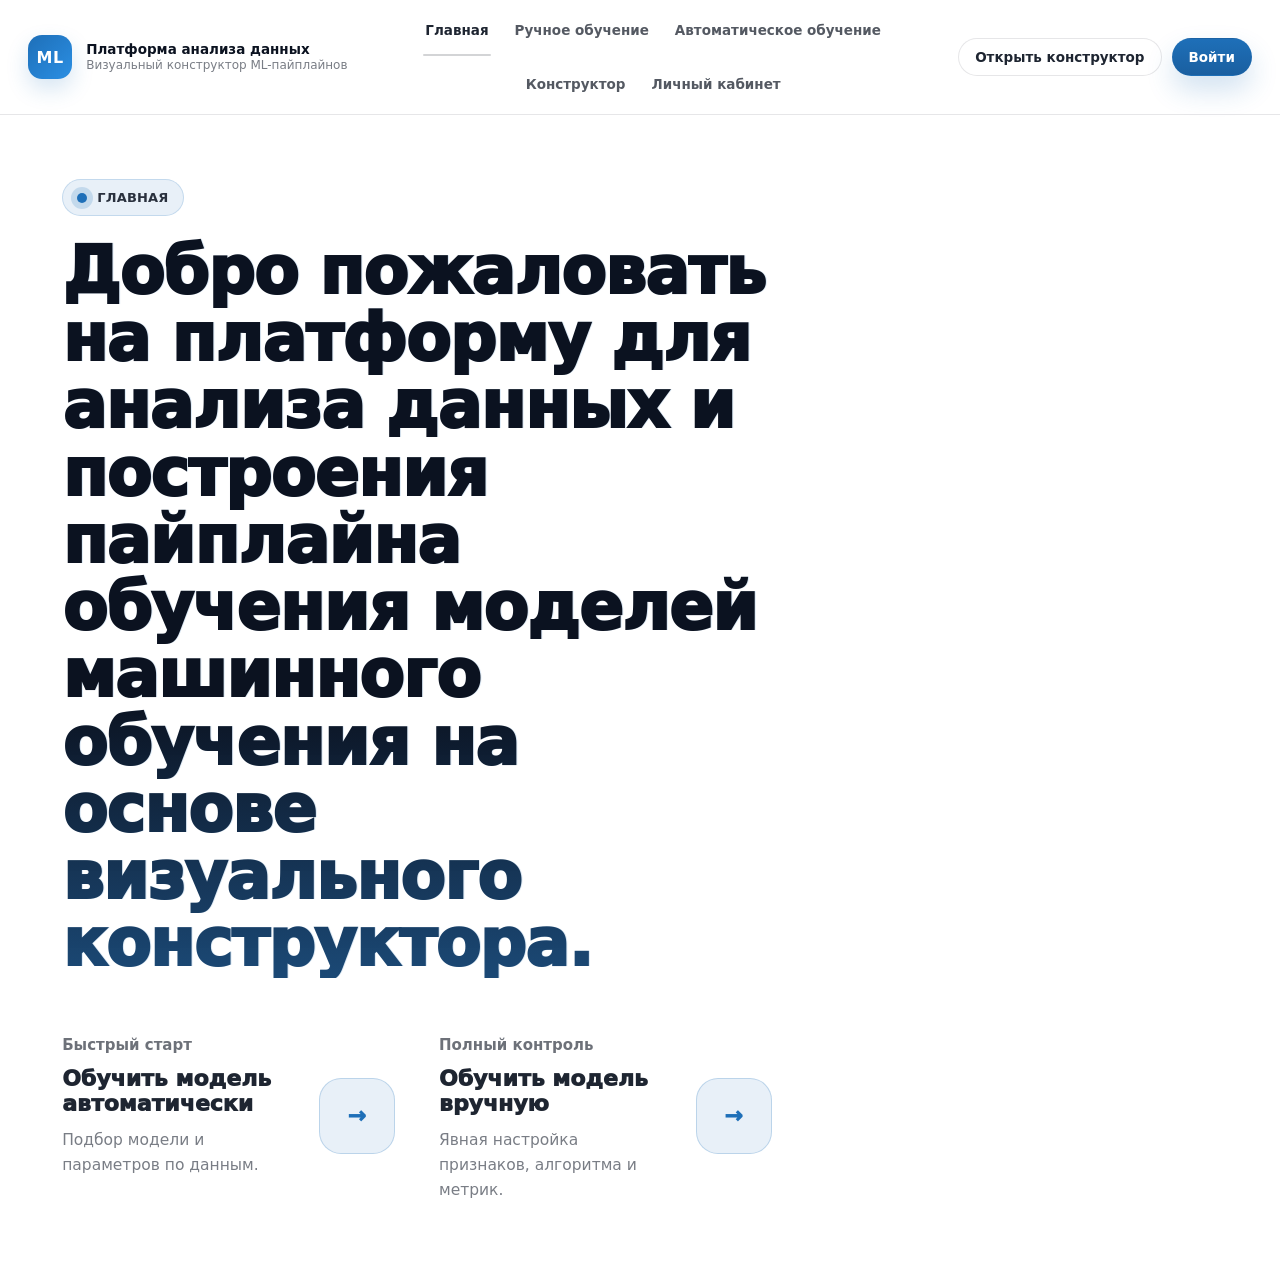
<file: #U041b#U0443#U0447#U0448#U0438#U0439#U0432#U0430#U0440#U0438#U0430#U043d#U0442#U0433#U043b#U0430#U0432#U043d#U043e#U0439#U0441#U0442#U0440#U0430#U043d#U0438#U0446#U044b.html>
<!doctype html>
<html lang="ru">
<head>
  <meta charset="utf-8" />
  <meta name="viewport" content="width=device-width, initial-scale=1" />
  <title>Платформа анализа данных — Главная</title>

  <style>
    :root{
      --ink:#0b1220;
      --line:rgba(11,18,32,.10);

      --blue:#1e6fb8;
      --blue2:#1a5fa0;

      --pad: clamp(16px, 2.2vw, 44px);
      --gap: clamp(18px, 2.2vw, 40px);
    }

    *{ box-sizing:border-box; }
    html,body{ height:100%; }
    body{
      margin:0;
      font-family: system-ui, -apple-system, Segoe UI, Roboto, Arial, "Noto Sans", "Helvetica Neue", sans-serif;
      color:var(--ink);
      background:#fff;
    }

    a{ color:inherit; text-decoration:none; }
    a:focus{ outline:3px solid rgba(30,111,184,.25); outline-offset:3px; border-radius:10px; }

    /* HEADER */
    header{
      position: sticky;
      top: 0;
      z-index: 20;
      width: 100%;
      background: rgba(255,255,255,.92);
      border-bottom: 1px solid var(--line);
      backdrop-filter: blur(10px);
    }
    .header-inner{
      width: 100%;
      padding: 14px var(--pad);
      display:flex;
      align-items:center;
      gap: 26px;
      position: relative;
    }

    .brand{
      display:flex;
      align-items:center;
      gap: 14px;
      flex: 0 0 auto;
      min-width: 320px;
    }
    .logo{
      width: 44px;
      height: 44px;
      border-radius: 14px;
      background: linear-gradient(135deg, var(--blue), #2b8fe3);
      box-shadow: 0 10px 22px rgba(30,111,184,.18);
      display:grid;
      place-items:center;
      color:#fff;
      font-weight: 900;
      letter-spacing:.6px;
      user-select:none;
      flex: 0 0 auto;
    }
    .brand-text{ line-height: 1.12; min-width: 0; }
    .brand-text strong{
      display:block;
      font-size: 13.5px;
      font-weight: 800;
      white-space: nowrap;
      overflow: hidden;
      text-overflow: ellipsis;
    }
    .brand-text span{
      display:block;
      margin-top: 2px;
      font-size: 12px;
      color: rgba(11,18,32,.55);
      white-space: nowrap;
      overflow: hidden;
      text-overflow: ellipsis;
    }

    /* Nav */
    .menu-toggle{ display:none; }
    nav{
      display:flex;
      align-items:center;
      gap: 22px;
      flex: 1;
      justify-content: center;
      flex-wrap: wrap;
      min-width: 0;
    }
    .navlink{
      font-size: 13.5px;
      font-weight: 650;
      color: rgba(11,18,32,.70);
      padding: 8px 2px;
      transition: color .15s ease;
      white-space: nowrap;
    }
    .navlink:hover{ color: rgba(11,18,32,.92); }
    .navlink.active{
      color: rgba(11,18,32,.92);
      position: relative;
    }
    .navlink.active::after{
      content:"";
      position:absolute;
      left:0;
      right:0;
      bottom:-10px;
      height: 2px;
      border-radius: 2px;
      background: rgba(11,18,32,.18);
    }

    .header-actions{
      display:flex;
      align-items:center;
      gap: 10px;
      justify-content:flex-end;
      flex: 0 0 auto;
      min-width: 260px;
    }
    .btn{
      display:inline-flex;
      align-items:center;
      justify-content:center;
      padding: 10px 16px;
      border-radius: 999px;
      border: 1px solid rgba(11,18,32,.10);
      background: rgba(255,255,255,.92);
      font-size: 13.5px;
      font-weight: 700;
      color: rgba(11,18,32,.92);
      transition: transform .15s ease, box-shadow .15s ease;
    }
    .btn:hover{
      transform: translateY(-1px);
      box-shadow: 0 12px 26px rgba(10,25,46,.10);
    }
    .btn.primary{
      border-color: rgba(30,111,184,.22);
      background: linear-gradient(180deg, var(--blue), var(--blue2));
      color:#fff;
      box-shadow: 0 14px 28px rgba(30,111,184,.20);
    }

    /* Burger */
    .menu-btn{
      display:none;
      width: 42px;
      height: 42px;
      border-radius: 12px;
      border: 1px solid rgba(11,18,32,.10);
      background: rgba(255,255,255,.92);
      align-items:center;
      justify-content:center;
      cursor:pointer;
      flex: 0 0 auto;
    }
    .menu-btn i{
      width: 18px;
      height: 2px;
      background: rgba(11,18,32,.70);
      position: relative;
      display:block;
      border-radius: 2px;
    }
    .menu-btn i::before,
    .menu-btn i::after{
      content:"";
      position:absolute;
      left:0;
      width: 18px;
      height: 2px;
      background: rgba(11,18,32,.70);
      border-radius: 2px;
    }
    .menu-btn i::before{ top: -6px; }
    .menu-btn i::after{ top: 6px; }

    /* MAIN */
    main{
      width: 100%;
      padding: 30px var(--pad) 52px;
    }

    .stage{
      width: 100%;
      display:grid;
      grid-template-columns: minmax(560px, 62vw) 1fr;
      gap: var(--gap);
      align-items:start;
      min-height: calc(100vh - 84px);
    }

    /* Hero (без градиента фона) */
    .hero{
      min-height: 560px;
      padding: 34px 34px 26px;
      background: #fff;
      border: none;
      box-shadow: none;
    }

    .badge{
      display:inline-flex;
      align-items:center;
      gap: 10px;
      padding: 10px 14px;
      border-radius: 999px;
      background: rgba(30,111,184,.10);
      border: 1px solid rgba(30,111,184,.18);
      font-weight: 900;
      font-size: 13px;
      letter-spacing: .2px;
      color: rgba(11,18,32,.86);
    }
    .badge .dot{
      width: 10px;
      height: 10px;
      border-radius: 999px;
      background: var(--blue);
      box-shadow: 0 0 0 6px rgba(30,111,184,.18);
    }

    /* УВЕЛИЧЕННЫЙ заголовок как на скрине */
    h1{
      margin: 22px 0 0;
      font-weight: 980;
      letter-spacing: -1px;
      line-height: 1.03;
      font-size: clamp(46px, 5.1vw, 88px);
      max-width: 26ch;

      background: linear-gradient(180deg, #0b1220 0%, #0b1220 62%, rgba(30,111,184,.95) 130%);
      -webkit-background-clip: text;
      background-clip: text;
      color: transparent;
      -webkit-text-fill-color: transparent;

      filter: drop-shadow(1px 0 0 rgba(30,111,184,.16));
    }

    /* НИЖНИЕ БЛОКИ — увеличены (текст + стрелки) */
    .actions{
      margin-top: 56px;
      display:grid;
      grid-template-columns: 1fr 92px 1fr 92px;
      gap: 28px;
      align-items: start;
      max-width: 1200px;
    }

    .action{ padding-top: 2px; }
    .action small{
      display:block;
      font-size: 15px;
      font-weight: 800;
      color: rgba(11,18,32,.60);
      margin-bottom: 12px;
    }
    .action .title{
      font-size: 22px;
      font-weight: 950;
      margin: 0 0 12px;
      color: rgba(11,18,32,.92);
      line-height: 1.15;
    }
    .action .desc{
      margin: 0;
      font-size: 15.5px;
      line-height: 1.6;
      color: rgba(11,18,32,.55);
      max-width: 46ch;
    }

    .jump{
      margin-top: 44px;
      width: 76px;
      height: 76px;
      border-radius: 22px;
      border: 1px solid rgba(30,111,184,.22);
      background: rgba(30,111,184,.10);
      color: var(--blue);
      display:grid;
      place-items:center;
      font-weight: 950;
      font-size: 22px;
      transition: transform .15s ease, box-shadow .15s ease, background .15s ease;
    }
    .jump:hover{
      transform: translateY(-1px);
      box-shadow: 0 18px 34px rgba(10,25,46,.10);
      background: rgba(30,111,184,.14);
    }

    .blank{ min-height: 560px; }

    /* Responsive */
    @media (max-width: 1120px){
      nav{ gap: 16px; justify-content: flex-start; }
      .header-actions{ min-width: auto; }
      .stage{ grid-template-columns: 1fr; }
      .blank{ display:none; }
      .hero{ padding: 28px 22px 20px; }
    }

    @media (max-width: 860px){
      .header-actions{ display:none; }
      .menu-btn{ display:inline-flex; margin-left: auto; }

      nav{
        display:none;
        position: absolute;
        left: var(--pad);
        right: var(--pad);
        top: calc(100% + 10px);
        background: rgba(255,255,255,.96);
        border: 1px solid rgba(11,18,32,.10);
        backdrop-filter: blur(10px);
        padding: 12px 14px;
        border-radius: 14px;
        gap: 14px;
        justify-content: flex-start;
        box-shadow: 0 18px 40px rgba(10,25,46,.10);
        flex-wrap: wrap;
      }

      .menu-toggle:checked ~ nav{ display:flex; }
      .menu-toggle:checked ~ .menu-btn i{ background: transparent; }
      .menu-toggle:checked ~ .menu-btn i::before{ top: 0; transform: rotate(45deg); }
      .menu-toggle:checked ~ .menu-btn i::after{ top: 0; transform: rotate(-45deg); }

      .actions{ grid-template-columns: 1fr; gap: 22px; margin-top: 34px; }
      .jump{ display:none; }
      h1{ max-width: 20ch; }
    }
  </style>
</head>

<body>
  <header>
    <div class="header-inner">
      <div class="brand">
        <div class="logo">ML</div>
        <div class="brand-text">
          <strong>Платформа анализа данных</strong>
          <span>Визуальный конструктор ML-пайплайнов</span>
        </div>
      </div>

      <input class="menu-toggle" type="checkbox" id="menu" aria-hidden="true" />

      <nav aria-label="Основная навигация">
        <a class="navlink active" href="index.html">Главная</a>
        <a class="navlink" href="manual.html">Ручное обучение</a>
        <a class="navlink" href="auto.html">Автоматическое обучение</a>
        <a class="navlink" href="builder.html">Конструктор</a>
        <a class="navlink" href="account.html">Личный кабинет</a>
      </nav>

      <div class="header-actions">
        <a class="btn" href="builder.html">Открыть конструктор</a>
        <a class="btn primary" href="account.html">Войти</a>
      </div>

      <label class="menu-btn" for="menu" aria-label="Открыть меню">
        <i></i>
      </label>
    </div>
  </header>

  <main>
    <div class="stage">
      <section class="hero" aria-label="Главный экран">
        <div class="badge"><span class="dot"></span> ГЛАВНАЯ</div>

        <h1>
          Добро пожаловать на платформу для анализа данных и построения пайплайна обучения моделей машинного обучения на основе визуального конструктора.
        </h1>

        <div class="actions" aria-label="Выбор режима обучения">
          <a class="action" href="auto.html" aria-label="Перейти в автоматическое обучение">
            <small>Быстрый старт</small>
            <div class="title">Обучить модель автоматически</div>
            <p class="desc">Подбор модели и параметров по данным.</p>
          </a>

          <a class="jump" href="auto.html" aria-label="Открыть автоматическое обучение">→</a>

          <a class="action" href="manual.html" aria-label="Перейти в ручное обучение">
            <small>Полный контроль</small>
            <div class="title">Обучить модель вручную</div>
            <p class="desc">Явная настройка признаков, алгоритма и метрик.</p>
          </a>

          <a class="jump" href="manual.html" aria-label="Открыть ручное обучение">→</a>
        </div>
      </section>

      <div class="blank" aria-hidden="true"></div>
    </div>
  </main>
</body>
</html>
</file>
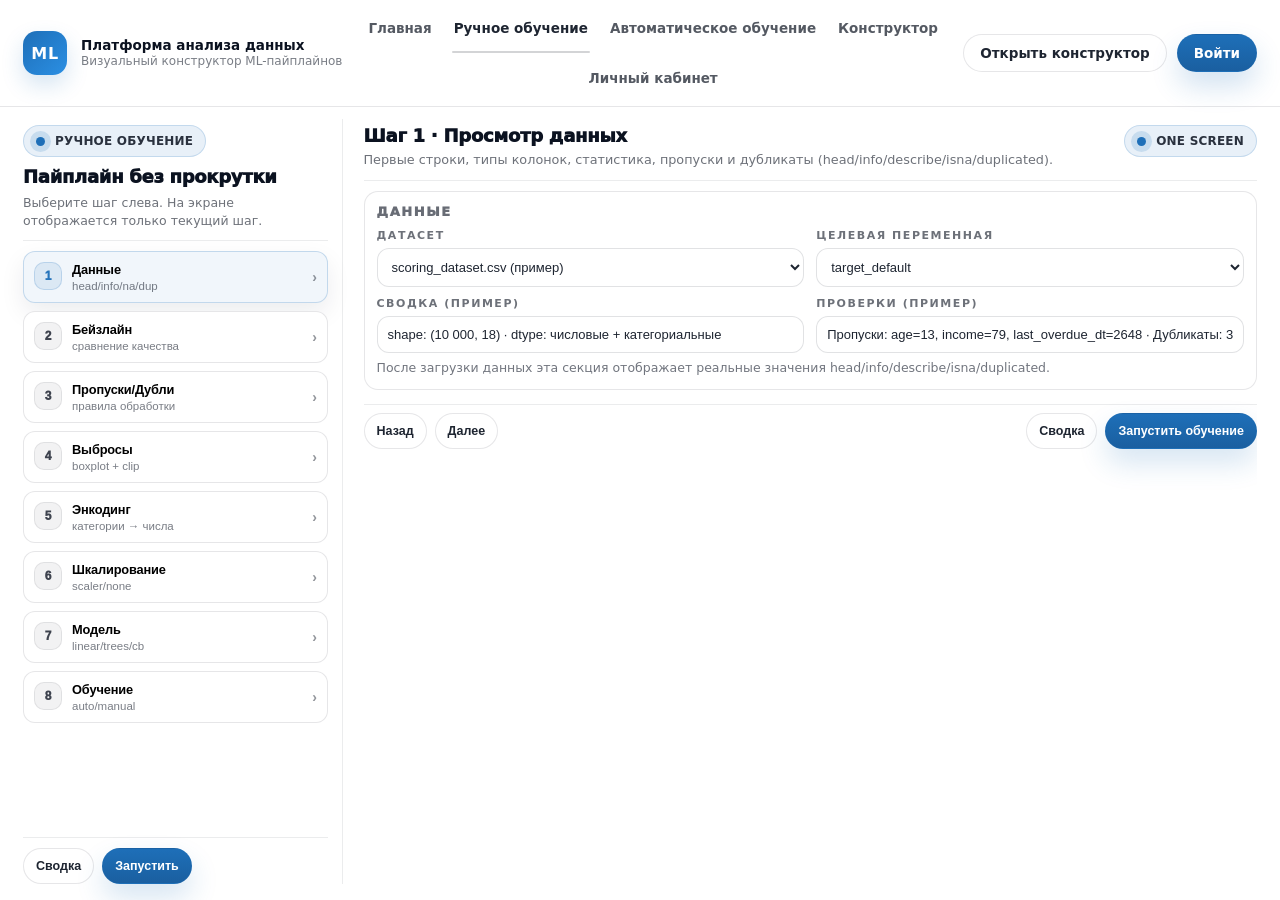
<file: #U0440#U0443#U0447#U043d#U043e#U0435.html>
<!doctype html>
<html lang="ru">
<head>
  <meta charset="utf-8" />
  <meta name="viewport" content="width=device-width, initial-scale=1" />
  <title>Платформа анализа данных — Ручное обучение</title>

  <style>
    :root{
      --ink:#0b1220;
      --line:rgba(11,18,32,.10);
      --line2:rgba(11,18,32,.08);

      --blue:#1e6fb8;
      --blue2:#1a5fa0;

      --pad: clamp(14px, 1.8vw, 34px);
      --gap: clamp(14px, 1.6vw, 22px);

      --r12:12px;
      --r14:14px;

      --headerH: 76px;
    }

    *{ box-sizing:border-box; }
    html,body{ height:100%; }
    body{
      margin:0;
      font-family: system-ui, -apple-system, Segoe UI, Roboto, Arial, "Noto Sans", "Helvetica Neue", sans-serif;
      color:var(--ink);
      background:#fff;
      overflow: hidden; /* без прокрутки страницы */
    }

    a{ color:inherit; text-decoration:none; }
    a:focus{ outline:3px solid rgba(30,111,184,.25); outline-offset:3px; border-radius:10px; }

    /* HEADER (как в вашем шаблоне) */
    header{
      position: sticky;
      top: 0;
      z-index: 20;
      width: 100%;
      background: rgba(255,255,255,.92);
      border-bottom: 1px solid var(--line);
      backdrop-filter: blur(10px);
    }
    .header-inner{
      width: 100%;
      padding: 12px var(--pad);
      display:flex;
      align-items:center;
      gap: 22px;
      position: relative;
    }

    .brand{
      display:flex;
      align-items:center;
      gap: 14px;
      flex: 0 0 auto;
      min-width: 320px;
    }
    .logo{
      width: 44px;
      height: 44px;
      border-radius: 14px;
      background: linear-gradient(135deg, var(--blue), #2b8fe3);
      box-shadow: 0 10px 22px rgba(30,111,184,.18);
      display:grid;
      place-items:center;
      color:#fff;
      font-weight: 900;
      letter-spacing:.6px;
      user-select:none;
      flex: 0 0 auto;
    }
    .brand-text{ line-height: 1.12; min-width: 0; }
    .brand-text strong{
      display:block;
      font-size: 13.5px;
      font-weight: 800;
      white-space: nowrap;
      overflow: hidden;
      text-overflow: ellipsis;
    }
    .brand-text span{
      display:block;
      margin-top: 2px;
      font-size: 12px;
      color: rgba(11,18,32,.55);
      white-space: nowrap;
      overflow: hidden;
      text-overflow: ellipsis;
    }

    .menu-toggle{ display:none; }
    nav{
      display:flex;
      align-items:center;
      gap: 18px;
      flex: 1;
      justify-content: center;
      flex-wrap: wrap;
      min-width: 0;
    }
    .navlink{
      font-size: 13.5px;
      font-weight: 650;
      color: rgba(11,18,32,.70);
      padding: 8px 2px;
      transition: color .15s ease;
      white-space: nowrap;
    }
    .navlink:hover{ color: rgba(11,18,32,.92); }
    .navlink.active{
      color: rgba(11,18,32,.92);
      position: relative;
    }
    .navlink.active::after{
      content:"";
      position:absolute;
      left:0;
      right:0;
      bottom:-9px;
      height: 2px;
      border-radius: 2px;
      background: rgba(11,18,32,.18);
    }

    .header-actions{
      display:flex;
      align-items:center;
      gap: 10px;
      justify-content:flex-end;
      flex: 0 0 auto;
      min-width: 260px;
    }
    .btn{
      display:inline-flex;
      align-items:center;
      justify-content:center;
      padding: 10px 16px;
      border-radius: 999px;
      border: 1px solid rgba(11,18,32,.10);
      background: rgba(255,255,255,.92);
      font-size: 13.5px;
      font-weight: 700;
      color: rgba(11,18,32,.92);
      transition: transform .15s ease, box-shadow .15s ease;
    }
    .btn:hover{
      transform: translateY(-1px);
      box-shadow: 0 12px 26px rgba(10,25,46,.10);
    }
    .btn.primary{
      border-color: rgba(30,111,184,.22);
      background: linear-gradient(180deg, var(--blue), var(--blue2));
      color:#fff;
      box-shadow: 0 14px 28px rgba(30,111,184,.20);
    }

    .menu-btn{
      display:none;
      width: 42px;
      height: 42px;
      border-radius: 12px;
      border: 1px solid rgba(11,18,32,.10);
      background: rgba(255,255,255,.92);
      align-items:center;
      justify-content:center;
      cursor:pointer;
      flex: 0 0 auto;
    }
    .menu-btn i{
      width: 18px;
      height: 2px;
      background: rgba(11,18,32,.70);
      position: relative;
      display:block;
      border-radius: 2px;
    }
    .menu-btn i::before,
    .menu-btn i::after{
      content:"";
      position:absolute;
      left:0;
      width: 18px;
      height: 2px;
      background: rgba(11,18,32,.70);
      border-radius: 2px;
    }
    .menu-btn i::before{ top: -6px; }
    .menu-btn i::after{ top: 6px; }

    @media (max-width: 860px){
      .header-actions{ display:none; }
      .menu-btn{ display:inline-flex; margin-left: auto; }
      nav{
        display:none;
        position: absolute;
        left: var(--pad);
        right: var(--pad);
        top: calc(100% + 10px);
        background: rgba(255,255,255,.96);
        border: 1px solid rgba(11,18,32,.10);
        backdrop-filter: blur(10px);
        padding: 12px 14px;
        border-radius: 14px;
        gap: 14px;
        justify-content: flex-start;
        box-shadow: 0 18px 40px rgba(10,25,46,.10);
        flex-wrap: wrap;
      }
      .menu-toggle:checked ~ nav{ display:flex; }
      .menu-toggle:checked ~ .menu-btn i{ background: transparent; }
      .menu-toggle:checked ~ .menu-btn i::before{ top: 0; transform: rotate(45deg); }
      .menu-toggle:checked ~ .menu-btn i::after{ top: 0; transform: rotate(-45deg); }
    }

    /* APP LAYOUT (без прокрутки) */
    main{
      height: calc(100vh - var(--headerH));
      padding: 12px var(--pad) 16px;
      overflow: hidden;
    }
    .app{
      height: 100%;
      display:grid;
      grid-template-columns: 320px 1fr;
      gap: var(--gap);
      align-items: stretch;
      min-width: 0;
    }

    /* Left: stepper */
    .side{
      height: 100%;
      border-right: 1px solid var(--line2);
      padding-right: 14px;
      display:flex;
      flex-direction: column;
      min-width: 0;
    }
    .side-top{
      padding: 6px 0 10px;
      border-bottom: 1px solid var(--line2);
    }
    .badge{
      display:inline-flex;
      align-items:center;
      gap: 10px;
      padding: 8px 12px;
      border-radius: 999px;
      background: rgba(30,111,184,.10);
      border: 1px solid rgba(30,111,184,.18);
      font-weight: 900;
      font-size: 12px;
      letter-spacing: .2px;
      color: rgba(11,18,32,.86);
    }
    .badge .dot{
      width: 9px;
      height: 9px;
      border-radius: 999px;
      background: var(--blue);
      box-shadow: 0 0 0 6px rgba(30,111,184,.16);
    }
    .side h1{
      margin: 10px 0 0;
      font-size: 18px;
      font-weight: 950;
      letter-spacing: -0.3px;
      line-height: 1.15;
    }
    .side p{
      margin: 6px 0 0;
      font-size: 12.5px;
      line-height: 1.45;
      color: rgba(11,18,32,.60);
    }

    .steps{
      padding: 10px 0;
      display:flex;
      flex-direction: column;
      gap: 8px;
      flex: 1 1 auto;
      min-height: 0;
    }

    .stepbtn{
      display:flex;
      align-items:center;
      justify-content: space-between;
      gap: 10px;
      padding: 10px 10px;
      border-radius: 12px;
      border: 1px solid rgba(11,18,32,.10);
      background: rgba(255,255,255,.96);
      cursor: pointer;
      transition: transform .12s ease, box-shadow .12s ease, border-color .12s ease, background .12s ease;
      text-align:left;
    }
    .stepbtn:hover{
      transform: translateY(-1px);
      box-shadow: 0 10px 22px rgba(10,25,46,.08);
    }
    .stepbtn.active{
      border-color: rgba(30,111,184,.22);
      background: rgba(30,111,184,.06);
      box-shadow: 0 10px 24px rgba(10,25,46,.08);
    }
    .stepbtn .l{
      display:flex;
      align-items:flex-start;
      gap: 10px;
      min-width: 0;
    }
    .n{
      width: 28px;
      height: 28px;
      border-radius: 10px;
      display:grid;
      place-items:center;
      font-weight: 950;
      font-size: 12px;
      color: rgba(11,18,32,.78);
      background: rgba(11,18,32,.05);
      border: 1px solid rgba(11,18,32,.08);
      flex: 0 0 auto;
    }
    .stepbtn.active .n{
      color: rgba(30,111,184,.95);
      background: rgba(30,111,184,.10);
      border-color: rgba(30,111,184,.18);
    }
    .t{
      min-width:0;
    }
    .t b{
      display:block;
      font-size: 12.8px;
      font-weight: 900;
      line-height: 1.25;
      letter-spacing: -0.15px;
      white-space: nowrap;
      overflow: hidden;
      text-overflow: ellipsis;
    }
    .t span{
      display:block;
      margin-top: 2px;
      font-size: 11.5px;
      color: rgba(11,18,32,.55);
      white-space: nowrap;
      overflow: hidden;
      text-overflow: ellipsis;
    }
    .chev{
      color: rgba(11,18,32,.45);
      font-weight: 900;
      font-size: 14px;
      flex: 0 0 auto;
    }

    .side-actions{
      border-top: 1px solid var(--line2);
      padding-top: 10px;
      display:flex;
      gap: 8px;
      flex-wrap: wrap;
    }
    .btn2{
      display:inline-flex;
      align-items:center;
      justify-content:center;
      padding: 10px 12px;
      border-radius: 999px;
      border: 1px solid rgba(11,18,32,.10);
      background: rgba(255,255,255,.92);
      font-size: 12.5px;
      font-weight: 850;
      color: rgba(11,18,32,.92);
      cursor:pointer;
      transition: transform .12s ease, box-shadow .12s ease;
    }
    .btn2:hover{ transform: translateY(-1px); box-shadow: 0 12px 26px rgba(10,25,46,.10); }
    .btn2.primary{
      border-color: rgba(30,111,184,.22);
      background: linear-gradient(180deg, var(--blue), var(--blue2));
      color:#fff;
      box-shadow: 0 14px 28px rgba(30,111,184,.18);
    }

    /* Right: content */
    .content{
      height: 100%;
      min-width: 0;
      display:flex;
      flex-direction: column;
      overflow: hidden;
    }

    .topline{
      display:flex;
      align-items:flex-start;
      justify-content: space-between;
      gap: 12px;
      padding: 6px 0 10px;
      border-bottom: 1px solid var(--line2);
      flex: 0 0 auto;
    }
    .topline h2{
      margin: 0;
      font-size: 18px;
      font-weight: 950;
      letter-spacing: -0.25px;
    }
    .topline p{
      margin: 5px 0 0;
      font-size: 12.8px;
      color: rgba(11,18,32,.60);
      line-height: 1.45;
      max-width: 90ch;
    }

    .panel{
      flex: 1 1 auto;
      min-height: 0;
      display:flex;
      flex-direction: column;
      gap: 10px;
      padding-top: 10px;
      overflow: hidden; /* не скроллим */
    }

    .block{
      border: 1px solid rgba(11,18,32,.10);
      border-radius: 14px;
      padding: 12px 12px;
      background: rgba(255,255,255,.96);
      overflow: hidden;
    }
    .block h3{
      margin: 0 0 6px;
      font-size: 13px;
      font-weight: 950;
      letter-spacing: .12em;
      text-transform: uppercase;
      color: rgba(11,18,32,.62);
    }
    .hint{
      margin: 6px 0 0;
      font-size: 12.5px;
      color: rgba(11,18,32,.58);
      line-height: 1.45;
    }

    .grid{
      display:grid;
      grid-template-columns: 1fr 1fr;
      gap: 10px 12px;
      margin-top: 10px;
    }
    .grid.one{ grid-template-columns: 1fr; }

    .field{ display:flex; flex-direction: column; gap: 6px; min-width:0; }
    .label{
      font-size: 11px;
      font-weight: 900;
      letter-spacing: .14em;
      text-transform: uppercase;
      color: rgba(11,18,32,.60);
    }
    select, input[type="text"], input[type="number"]{
      width: 100%;
      border-radius: 12px;
      border: 1px solid rgba(11,18,32,.12);
      background: rgba(255,255,255,.98);
      padding: 10px 10px;
      font-size: 13px;
      color: rgba(11,18,32,.92);
      outline: none;
      transition: border-color .12s ease, box-shadow .12s ease;
    }
    select:focus, input:focus{
      border-color: rgba(30,111,184,.40);
      box-shadow: 0 0 0 3px rgba(30,111,184,.14);
    }

    .choices{
      display:grid;
      grid-template-columns: 1fr 1fr;
      gap: 8px 10px;
      margin-top: 10px;
    }
    .choice{
      border: 1px solid rgba(11,18,32,.10);
      border-radius: 14px;
      padding: 10px 10px;
      display:flex;
      gap: 10px;
      align-items:flex-start;
      cursor:pointer;
      transition: border-color .12s ease, box-shadow .12s ease, background .12s ease;
      background: rgba(255,255,255,.98);
      min-width:0;
    }
    .choice input{ margin-top: 3px; accent-color: var(--blue); flex: 0 0 auto; }
    .choice b{
      display:block;
      font-size: 13px;
      font-weight: 900;
      margin-bottom: 2px;
      white-space: nowrap;
      overflow: hidden;
      text-overflow: ellipsis;
    }
    .choice span{
      display:block;
      font-size: 12px;
      color: rgba(11,18,32,.58);
      line-height: 1.35;
    }
    .choice:has(input:checked){
      border-color: rgba(30,111,184,.22);
      background: rgba(30,111,184,.06);
      box-shadow: 0 10px 24px rgba(10,25,46,.08);
    }

    .toggle-row{
      display:flex;
      align-items:center;
      justify-content: space-between;
      gap: 12px;
      padding: 10px 10px;
      border: 1px solid rgba(11,18,32,.10);
      border-radius: 14px;
      background: rgba(255,255,255,.98);
      margin-top: 10px;
    }
    .toggle-row .ttext{
      font-size: 13px;
      font-weight: 750;
      color: rgba(11,18,32,.76);
      line-height: 1.3;
      min-width:0;
    }
    .switch{
      position: relative;
      width: 44px;
      height: 26px;
      flex: 0 0 auto;
    }
    .switch input{ opacity:0; width:0; height:0; }
    .slider{
      position:absolute;
      inset:0;
      background: rgba(11,18,32,.12);
      border: 1px solid rgba(11,18,32,.10);
      border-radius: 999px;
      transition: background .12s ease, border-color .12s ease;
      cursor:pointer;
    }
    .slider::before{
      content:"";
      position:absolute;
      width: 20px;
      height: 20px;
      left: 3px;
      top: 2px;
      background: rgba(255,255,255,.98);
      border: 1px solid rgba(11,18,32,.14);
      border-radius: 999px;
      transition: transform .12s ease;
      box-shadow: 0 6px 16px rgba(10,25,46,.12);
    }
    .switch input:checked + .slider{
      background: rgba(30,111,184,.18);
      border-color: rgba(30,111,184,.22);
    }
    .switch input:checked + .slider::before{
      transform: translateX(18px);
      border-color: rgba(30,111,184,.22);
    }

    /* Boxplot mock (компактно) */
    .axis{
      height: 30px;
      border-radius: 999px;
      border: 1px solid rgba(11,18,32,.10);
      background: rgba(11,18,32,.02);
      position: relative;
      overflow:hidden;
      margin-top: 10px;
    }
    .whisk{
      position:absolute;
      top: 9px;
      width: 1px;
      bottom: 9px;
      background: rgba(11,18,32,.35);
    }
    .box{
      position:absolute;
      top: 8px;
      height: 14px;
      border-radius: 8px;
      background: linear-gradient(90deg, rgba(30,111,184,.55), rgba(30,111,184,.18));
      border: 1px solid rgba(30,111,184,.22);
    }
    .med{
      position:absolute;
      top: 6px;
      width: 2px;
      bottom: 6px;
      background: rgba(217,119,6,.95);
    }

    /* Bottom nav inside right */
    .bottom{
      display:flex;
      align-items:center;
      justify-content: space-between;
      gap: 10px;
      padding-top: 8px;
      border-top: 1px solid var(--line2);
      margin-top: 4px;
      flex: 0 0 auto;
    }
    .bottom .left, .bottom .right{
      display:flex;
      gap: 8px;
      align-items:center;
      flex-wrap: wrap;
    }

    /* Modal summary (помещается) */
    .modal{
      position: fixed;
      inset: 0;
      background: rgba(10,25,46,.35);
      display:none;
      align-items:center;
      justify-content:center;
      z-index: 60;
    }
    .modal.open{ display:flex; }
    .modal-card{
      width: min(760px, calc(100vw - 28px));
      border-radius: 16px;
      background: rgba(255,255,255,.98);
      border: 1px solid rgba(11,18,32,.12);
      box-shadow: 0 30px 90px rgba(10,25,46,.25);
      padding: 14px 14px 12px;
    }
    .modal-top{
      display:flex;
      align-items:flex-start;
      justify-content: space-between;
      gap: 10px;
      padding-bottom: 10px;
      border-bottom: 1px solid var(--line2);
      margin-bottom: 10px;
    }
    .modal-top h4{
      margin:0;
      font-size: 13px;
      letter-spacing: .14em;
      text-transform: uppercase;
      color: rgba(11,18,32,.62);
    }
    .x{
      border:none;
      background: rgba(11,18,32,.06);
      border: 1px solid rgba(11,18,32,.10);
      width: 38px;
      height: 38px;
      border-radius: 12px;
      cursor:pointer;
      font-weight: 900;
      color: rgba(11,18,32,.70);
    }
    .modal ul{
      margin: 0;
      padding-left: 18px;
      font-size: 13px;
      color: rgba(11,18,32,.76);
      line-height: 1.55;
    }
    .modal li strong{ color: rgba(30,111,184,.95); }

    /* tighter on medium screens, still no scroll */
    @media (max-width: 1120px){
      .app{ grid-template-columns: 300px 1fr; }
      .choices{ grid-template-columns: 1fr; }
      .grid{ grid-template-columns: 1fr; }
    }
    @media (max-width: 920px){
      /* На узких экранах “один экран без прокрутки” физически не гарантируется.
         Но мы всё равно не даём скроллить body; интерфейс уплотняется. */
      .app{ grid-template-columns: 1fr; }
      .side{
        border-right: none;
        border-bottom: 1px solid var(--line2);
        padding-right: 0;
        padding-bottom: 10px;
      }
      .steps{ flex-direction: row; flex-wrap: wrap; }
      .stepbtn{ width: calc(50% - 4px); }
    }
  </style>
</head>

<body>
  <header id="appHeader">
    <div class="header-inner">
      <div class="brand">
        <div class="logo">ML</div>
        <div class="brand-text">
          <strong>Платформа анализа данных</strong>
          <span>Визуальный конструктор ML-пайплайнов</span>
        </div>
      </div>

      <input class="menu-toggle" type="checkbox" id="menu" aria-hidden="true" />

      <nav aria-label="Основная навигация">
        <a class="navlink" href="index.html">Главная</a>
        <a class="navlink active" href="manual.html">Ручное обучение</a>
        <a class="navlink" href="auto.html">Автоматическое обучение</a>
        <a class="navlink" href="builder.html">Конструктор</a>
        <a class="navlink" href="account.html">Личный кабинет</a>
      </nav>

      <div class="header-actions">
        <a class="btn" href="builder.html">Открыть конструктор</a>
        <a class="btn primary" href="account.html">Войти</a>
      </div>

      <label class="menu-btn" for="menu" aria-label="Открыть меню">
        <i></i>
      </label>
    </div>
  </header>

  <main>
    <div class="app">

      <!-- LEFT -->
      <aside class="side">
        <div class="side-top">
          <div class="badge"><span class="dot"></span> РУЧНОЕ ОБУЧЕНИЕ</div>
          <h1>Пайплайн без прокрутки</h1>
          <p>Выберите шаг слева. На экране отображается только текущий шаг.</p>
        </div>

        <div class="steps" id="stepper">
          <button class="stepbtn active" data-step="1" type="button">
            <span class="l"><span class="n">1</span><span class="t"><b>Данные</b><span>head/info/na/dup</span></span></span>
            <span class="chev">›</span>
          </button>
          <button class="stepbtn" data-step="2" type="button">
            <span class="l"><span class="n">2</span><span class="t"><b>Бейзлайн</b><span>сравнение качества</span></span></span>
            <span class="chev">›</span>
          </button>
          <button class="stepbtn" data-step="3" type="button">
            <span class="l"><span class="n">3</span><span class="t"><b>Пропуски/Дубли</b><span>правила обработки</span></span></span>
            <span class="chev">›</span>
          </button>
          <button class="stepbtn" data-step="4" type="button">
            <span class="l"><span class="n">4</span><span class="t"><b>Выбросы</b><span>boxplot + clip</span></span></span>
            <span class="chev">›</span>
          </button>
          <button class="stepbtn" data-step="5" type="button">
            <span class="l"><span class="n">5</span><span class="t"><b>Энкодинг</b><span>категории → числа</span></span></span>
            <span class="chev">›</span>
          </button>
          <button class="stepbtn" data-step="6" type="button">
            <span class="l"><span class="n">6</span><span class="t"><b>Шкалирование</b><span>scaler/none</span></span></span>
            <span class="chev">›</span>
          </button>
          <button class="stepbtn" data-step="7" type="button">
            <span class="l"><span class="n">7</span><span class="t"><b>Модель</b><span>linear/trees/cb</span></span></span>
            <span class="chev">›</span>
          </button>
          <button class="stepbtn" data-step="8" type="button">
            <span class="l"><span class="n">8</span><span class="t"><b>Обучение</b><span>auto/manual</span></span></span>
            <span class="chev">›</span>
          </button>
        </div>

        <div class="side-actions">
          <button class="btn2" type="button" id="openSummary">Сводка</button>
          <button class="btn2 primary" type="button" id="runTrainLeft">Запустить</button>
        </div>
      </aside>

      <!-- RIGHT -->
      <section class="content">
        <div class="topline">
          <div>
            <h2 id="stepTitle">Шаг 1 · Просмотр данных</h2>
            <p id="stepDesc">Первые строки, типы колонок, статистика, пропуски и дубликаты (head/info/describe/isna/duplicated).</p>
          </div>
          <div class="badge" title="Страница без прокрутки"><span class="dot"></span> ONE SCREEN</div>
        </div>

        <div class="panel">

          <!-- STEP 1 -->
          <div class="block" data-panel="1">
            <h3>Данные</h3>
            <div class="grid">
              <div class="field">
                <div class="label">Датасет</div>
                <select id="ds">
                  <option>scoring_dataset.csv (пример)</option>
                  <option>crm_export.csv (пример)</option>
                  <option>tx_stream.parquet (пример)</option>
                </select>
              </div>
              <div class="field">
                <div class="label">Целевая переменная</div>
                <select id="target">
                  <option>target_default</option>
                  <option>target_churn</option>
                  <option>target_fraud</option>
                </select>
              </div>
              <div class="field">
                <div class="label">Сводка (пример)</div>
                <input type="text" value="shape: (10 000, 18) · dtype: числовые + категориальные" disabled />
              </div>
              <div class="field">
                <div class="label">Проверки (пример)</div>
                <input type="text" value="Пропуски: age=13, income=79, last_overdue_dt=2648 · Дубликаты: 37" disabled />
              </div>
            </div>
            <div class="hint">После загрузки данных эта секция отображает реальные значения head/info/describe/isna/duplicated.</div>
          </div>

          <!-- STEP 2 -->
          <div class="block" data-panel="2" style="display:none;">
            <h3>Бейзлайн для сравнения</h3>
            <div class="choices" style="grid-template-columns: 1fr;">
              <label class="choice">
                <input type="radio" name="baseline" value="off" checked />
                <div>
                  <b>Не использовать бейзлайн</b>
                  <span>Подходит, если вы уверены в настройках и хотите быстрее получить результат.</span>
                </div>
              </label>
              <label class="choice">
                <input type="radio" name="baseline" value="simple" />
                <div>
                  <b>Использовать простой бейзлайн</b>
                  <span>Быстрое сравнение: минимальная предобработка + простая модель, чтобы измерить прирост.</span>
                </div>
              </label>
            </div>

            <div class="toggle-row">
              <div class="ttext">Сравнивать метрики бейзлайна и основной модели в отчёте</div>
              <label class="switch">
                <input type="checkbox" id="baselineCompare" checked />
                <span class="slider"></span>
              </label>
            </div>

            <div class="hint">Бейзлайн дисциплинирует: если сложный пайплайн не обгоняет простую модель — настройки нужно пересматривать.</div>
          </div>

          <!-- STEP 3 -->
          <div class="block" data-panel="3" style="display:none;">
            <h3>Пропуски и дубликаты</h3>
            <div class="grid">
              <div class="field">
                <div class="label">Числовые пропуски</div>
                <select id="missingNum">
                  <option value="mean">Заполнить средним значением</option>
                  <option value="zero">Заполнить нулём</option>
                  <option value="max">Заполнить max по колонке</option>
                  <option value="min">Заполнить min по колонке</option>
                  <option value="drop_rows">Удалить строки с пропусками (risk)</option>
                </select>
              </div>
              <div class="field">
                <div class="label">Категориальные пропуски</div>
                <select id="missingCat">
                  <option value="most_frequent">Мода (most frequent)</option>
                  <option value="constant">Отдельная категория: "MISSING"</option>
                  <option value="drop_rows">Удалить строки с пропусками</option>
                </select>
              </div>
            </div>

            <div class="toggle-row">
              <div class="ttext">Удалять полностью дублирующиеся строки (duplicated())</div>
              <label class="switch">
                <input type="checkbox" id="dropDup" checked />
                <span class="slider"></span>
              </label>
            </div>

            <div class="hint">Заполнение средним/модой обычно безопасно. Удаление строк снижает объём данных и может ухудшить устойчивость.</div>
          </div>

          <!-- STEP 4 -->
          <div class="block" data-panel="4" style="display:none;">
            <h3>Выбросы и клиппинг</h3>
            <div class="grid">
              <div class="field">
                <div class="label">Числовой признак</div>
                <select id="boxFeature">
                  <option value="age">age</option>
                  <option value="income">income</option>
                  <option value="products_cnt">products_cnt</option>
                </select>
              </div>
              <div class="field">
                <div class="label">Ориентир</div>
                <input type="text" value="[Q1 - 1.5·IQR ; Q3 + 1.5·IQR]" disabled />
              </div>
              <div class="field">
                <div class="label">clip min</div>
                <input id="clipMin" type="number" placeholder="например, 18" />
              </div>
              <div class="field">
                <div class="label">clip max</div>
                <input id="clipMax" type="number" placeholder="например, 75" />
              </div>
            </div>

            <div class="axis" id="axis">
              <div class="whisk" id="wL"></div>
              <div class="whisk" id="wH"></div>
              <div class="box" id="bx"></div>
              <div class="med" id="md"></div>
            </div>

            <div class="hint">Клиппинг нужен при явных аномалиях (возраст 200, доход 10⁹), чтобы “успокоить” модель.</div>
          </div>

          <!-- STEP 5 -->
          <div class="block" data-panel="5" style="display:none;">
            <h3>Энкодинг категориальных</h3>
            <div class="choices">
              <label class="choice">
                <input type="radio" name="encoding" value="onehot" checked />
                <div>
                  <b>OneHotEncoder</b>
                  <span>0/1 колонки на категории. Хорошо при небольшом числе категорий.</span>
                </div>
              </label>
              <label class="choice">
                <input type="radio" name="encoding" value="target" />
                <div>
                  <b>Target / Mean</b>
                  <span>Категория → средний таргет. Нужна аккуратная CV (без утечки).</span>
                </div>
              </label>
              <label class="choice">
                <input type="radio" name="encoding" value="ordinal" />
                <div>
                  <b>OrdinalEncoder</b>
                  <span>Категория → номер. Только если есть естественный порядок.</span>
                </div>
              </label>
              <label class="choice">
                <input type="radio" name="encoding" value="leaveoneout" />
                <div>
                  <b>Leave-One-Out</b>
                  <span>Продвинутые схемы (smoothed/LOO) для снижения утечки.</span>
                </div>
              </label>
            </div>
            <div class="hint">Для “классических” задач с умеренными категориями чаще всего достаточно OneHot + деревья / CatBoost.</div>
          </div>

          <!-- STEP 6 -->
          <div class="block" data-panel="6" style="display:none;">
            <h3>Шкалирование</h3>
            <div class="choices">
              <label class="choice">
                <input type="radio" name="scaling" value="none" checked />
                <div>
                  <b>Без шкалирования</b>
                  <span>Обычно для деревьев и CatBoost.</span>
                </div>
              </label>
              <label class="choice">
                <input type="radio" name="scaling" value="standard" />
                <div>
                  <b>StandardScaler</b>
                  <span>Среднее 0, дисперсия 1. Часто для линейных моделей.</span>
                </div>
              </label>
              <label class="choice">
                <input type="radio" name="scaling" value="minmax" />
                <div>
                  <b>MinMaxScaler</b>
                  <span>Диапазон [0,1]. Удобен для нейросетей, чувствителен к выбросам.</span>
                </div>
              </label>
              <label class="choice">
                <input type="radio" name="scaling" value="robust" />
                <div>
                  <b>RobustScaler</b>
                  <span>Медиана и IQR. Устойчив к выбросам без жёсткого клиппинга.</span>
                </div>
              </label>
            </div>
            <div class="hint">Если используете только деревья/CatBoost — “Без шкалирования” обычно достаточно.</div>
          </div>

          <!-- STEP 7 -->
          <div class="block" data-panel="7" style="display:none;">
            <h3>Тип модели</h3>
            <div class="choices" style="grid-template-columns: 1fr;">
              <label class="choice">
                <input type="radio" name="modelType" value="linear" checked />
                <div>
                  <b>Линейная / логистическая регрессия</b>
                  <span>Интерпретируемо и быстро, но чувствительно к предобработке.</span>
                </div>
              </label>
              <label class="choice">
                <input type="radio" name="modelType" value="trees" />
                <div>
                  <b>Бустинг по деревьям (LightGBM / XGBoost)</b>
                  <span>Сильный базовый вариант для табличных данных.</span>
                </div>
              </label>
              <label class="choice">
                <input type="radio" name="modelType" value="catboost" />
                <div>
                  <b>CatBoost</b>
                  <span>Нативные категории и устойчивость. Часто хорош “по умолчанию”.</span>
                </div>
              </label>
            </div>
            <div class="hint">В большинстве табличных кейсов стартуйте с CatBoost/бустинга, линейку — когда важна простота объяснения.</div>
          </div>

          <!-- STEP 8 -->
          <div class="block" data-panel="8" style="display:none;">
            <h3>Обучение и гиперпараметры</h3>

            <div class="choices" style="grid-template-columns: 1fr;">
              <label class="choice">
                <input type="radio" name="tuning" value="auto" checked />
                <div>
                  <b>Auto tuning (рекомендуется)</b>
                  <span>Система подбирает параметры внутри ограничений (поиск/оптимизация).</span>
                </div>
              </label>
              <label class="choice">
                <input type="radio" name="tuning" value="manual" />
                <div>
                  <b>Ручная настройка</b>
                  <span>Задайте learning_rate, iterations/n_estimators, max_depth.</span>
                </div>
              </label>
            </div>

            <div class="grid" id="manualParams" style="display:none;">
              <div class="field">
                <div class="label">learning_rate</div>
                <input id="lr" type="number" step="0.01" placeholder="например, 0.05" />
              </div>
              <div class="field">
                <div class="label">n_estimators / iterations</div>
                <input id="iters" type="number" placeholder="например, 500" />
              </div>
              <div class="field">
                <div class="label">max_depth</div>
                <input id="depth" type="number" placeholder="например, 6" />
              </div>
              <div class="field">
                <div class="label">Пояснение</div>
                <input type="text" value="Параметры mock: в проде маппятся на CatBoost/LightGBM/sklearn." disabled />
              </div>
            </div>

            <div class="toggle-row">
              <div class="ttext">Сохранить конфигурацию как пресет пайплайна (mock)</div>
              <label class="switch">
                <input type="checkbox" id="savePreset" />
                <span class="slider"></span>
              </label>
            </div>

            <div class="hint">Auto tuning — чтобы быстро получить хороший результат без ручной отладки. Ручной режим — для контроля и экспериментов.</div>
          </div>

          <!-- bottom nav -->
          <div class="bottom">
            <div class="left">
              <button class="btn2" type="button" id="prevStep">Назад</button>
              <button class="btn2" type="button" id="nextStep">Далее</button>
            </div>
            <div class="right">
              <button class="btn2" type="button" id="openSummary2">Сводка</button>
              <button class="btn2 primary" type="button" id="runTrain">Запустить обучение</button>
            </div>
          </div>

        </div>
      </section>
    </div>
  </main>

  <!-- SUMMARY MODAL -->
  <div class="modal" id="modal">
    <div class="modal-card" role="dialog" aria-modal="true" aria-labelledby="sumTitle">
      <div class="modal-top">
        <h4 id="sumTitle">Итоговая конфигурация (mock)</h4>
        <button class="x" type="button" id="closeModal" aria-label="Закрыть">×</button>
      </div>
      <ul id="sumList"></ul>
    </div>
  </div>

  <script>
    (function(){
      // set header height for exact one-screen fit
      const header = document.getElementById('appHeader');
      function setHeaderH(){
        const h = header.offsetHeight || 76;
        document.documentElement.style.setProperty('--headerH', h + 'px');
      }
      setHeaderH();
      window.addEventListener('resize', setHeaderH);

      // step system
      const titles = {
        1: ["Шаг 1 · Просмотр данных", "Первые строки, типы колонок, статистика, пропуски и дубликаты (head/info/describe/isna/duplicated)."],
        2: ["Шаг 2 · Бейзлайн", "Решите: обучать ли простую модель для сравнения качества и включать ли сравнение метрик в отчёте."],
        3: ["Шаг 3 · Пропуски и дубликаты", "Задайте стратегии для числовых/категориальных пропусков и правило удаления дублей."],
        4: ["Шаг 4 · Выбросы", "Boxplot-ориентир и клиппинг диапазона значений (min/max)."],
        5: ["Шаг 5 · Энкодинг", "Выберите способ кодирования категориальных признаков (OneHot/Target/Ordinal/LOO)."],
        6: ["Шаг 6 · Шкалирование", "Выберите scaler (или без шкалирования) в зависимости от выбранного типа модели."],
        7: ["Шаг 7 · Тип модели", "Определите семейство алгоритма: линейная, бустинг, CatBoost."],
        8: ["Шаг 8 · Обучение", "Auto tuning или ручные гиперпараметры + опционально сохранить пресет."]
      };

      let current = 1;
      const stepper = document.getElementById('stepper');
      const stepButtons = stepper.querySelectorAll('.stepbtn');
      const panels = document.querySelectorAll('[data-panel]');
      const stepTitle = document.getElementById('stepTitle');
      const stepDesc = document.getElementById('stepDesc');

      function showStep(n){
        current = n;
        stepButtons.forEach(b => b.classList.toggle('active', Number(b.dataset.step) === n));
        panels.forEach(p => p.style.display = (Number(p.dataset.panel) === n) ? '' : 'none');
        stepTitle.textContent = titles[n][0];
        stepDesc.textContent = titles[n][1];
      }

      stepButtons.forEach(b => {
        b.addEventListener('click', () => showStep(Number(b.dataset.step)));
      });

      document.getElementById('prevStep').addEventListener('click', () => showStep(Math.max(1, current - 1)));
      document.getElementById('nextStep').addEventListener('click', () => showStep(Math.min(8, current + 1)));

      // manual params toggle
      const tuningRadios = document.querySelectorAll('input[name="tuning"]');
      const manualParams = document.getElementById('manualParams');
      function getRadio(name){
        const el = document.querySelector('input[name="'+name+'"]:checked');
        return el ? el.value : '';
      }
      function toggleManual(){
        manualParams.style.display = (getRadio('tuning') === 'manual') ? 'grid' : 'none';
      }
      tuningRadios.forEach(r => r.addEventListener('change', toggleManual));
      toggleManual();

      // boxplot mock
      const axis = document.getElementById('axis');
      const bx = document.getElementById('bx');
      const md = document.getElementById('md');
      const wL = document.getElementById('wL');
      const wH = document.getElementById('wH');
      const boxFeature = document.getElementById('boxFeature');
      const mock = {
        age: { low: 10, q1: 25, med: 40, q3: 55, high: 80 },
        income: { low: 0, q1: 15, med: 45, q3: 70, high: 100 },
        products_cnt: { low: 5, q1: 15, med: 35, q3: 55, high: 85 }
      };
      function updateBox(){
        const conf = mock[boxFeature.value] || mock.age;
        const w = axis.clientWidth || 300;
        const p = (v)=> (v/100) * w;
        const left = p(conf.q1);
        const right = p(conf.q3);
        const med = p(conf.med);
        bx.style.left = left + 'px';
        bx.style.width = Math.max(12, (right-left)) + 'px';
        md.style.left = med + 'px';
        wL.style.left = p(conf.low) + 'px';
        wH.style.left = p(conf.high) + 'px';
      }
      boxFeature.addEventListener('change', updateBox);
      window.addEventListener('resize', updateBox);
      updateBox();

      // summary modal
      const modal = document.getElementById('modal');
      const openSummary = document.getElementById('openSummary');
      const openSummary2 = document.getElementById('openSummary2');
      const closeModal = document.getElementById('closeModal');
      const sumList = document.getElementById('sumList');

      function buildSummary(){
        const items = [];
        const ds = document.getElementById('ds').value;
        const target = document.getElementById('target').value;

        const baseline = getRadio('baseline');
        const baselineCompare = document.getElementById('baselineCompare') ? (document.getElementById('baselineCompare').checked ? 'да' : 'нет') : 'да';

        const missNum = document.getElementById('missingNum').value;
        const missCat = document.getElementById('missingCat').value;
        const dropDup = document.getElementById('dropDup').checked ? 'да' : 'нет';

        const feat = document.getElementById('boxFeature').value;
        const cmin = document.getElementById('clipMin').value || 'без нижней границы';
        const cmax = document.getElementById('clipMax').value || 'без верхней границы';

        const enc = getRadio('encoding');
        const sc = getRadio('scaling');
        const model = getRadio('modelType');

        const tuning = getRadio('tuning');
        const preset = document.getElementById('savePreset').checked ? 'да' : 'нет';

        items.push('Датасет: <strong>' + ds + '</strong>');
        items.push('Target: <strong>' + target + '</strong>');
        items.push('Бейзлайн: <strong>' + (baseline === 'simple' ? 'простой бейзлайн' : 'без бейзлайна') + '</strong>');
        items.push('Сравнение метрик: <strong>' + baselineCompare + '</strong>');
        items.push('Пропуски (числовые): <strong>' + missNum + '</strong>');
        items.push('Пропуски (категориальные): <strong>' + missCat + '</strong>');
        items.push('Удалять дубли: <strong>' + dropDup + '</strong>');
        items.push('Клиппинг по ' + feat + ': <strong>' + cmin + ' / ' + cmax + '</strong>');
        items.push('Энкодинг: <strong>' + enc + '</strong>');
        items.push('Шкалирование: <strong>' + sc + '</strong>');
        items.push('Тип модели: <strong>' + model + '</strong>');

        if(tuning === 'auto'){
          items.push('Гиперпараметры: <strong>auto tuning</strong>');
        }else{
          const lr = document.getElementById('lr').value || 'не задано';
          const it = document.getElementById('iters').value || 'не задано';
          const dp = document.getElementById('depth').value || 'не задано';
          items.push('Гиперпараметры (ручные): learning_rate=<strong>'+lr+'</strong>; iterations=<strong>'+it+'</strong>; max_depth=<strong>'+dp+'</strong>');
        }

        items.push('Сохранить пресет: <strong>' + preset + '</strong>');

        sumList.innerHTML = items.map(x => '<li>'+x+'</li>').join('');
      }

      function openModal(){
        buildSummary();
        modal.classList.add('open');
      }
      function hideModal(){
        modal.classList.remove('open');
      }

      openSummary.addEventListener('click', openModal);
      openSummary2.addEventListener('click', openModal);
      closeModal.addEventListener('click', hideModal);
      modal.addEventListener('click', (e) => { if(e.target === modal) hideModal(); });
      window.addEventListener('keydown', (e) => { if(e.key === 'Escape') hideModal(); });

      // run train (mock)
      const runTrain = document.getElementById('runTrain');
      const runTrainLeft = document.getElementById('runTrainLeft');
      function run(){
        buildSummary();
        alert('Обучение (mock) запущено. В реальной системе здесь будет прогресс и итоговые метрики.');
      }
      runTrain.addEventListener('click', run);
      runTrainLeft.addEventListener('click', run);

      // init
      showStep(1);
    })();
  </script>
</body>
</html>
</file>
